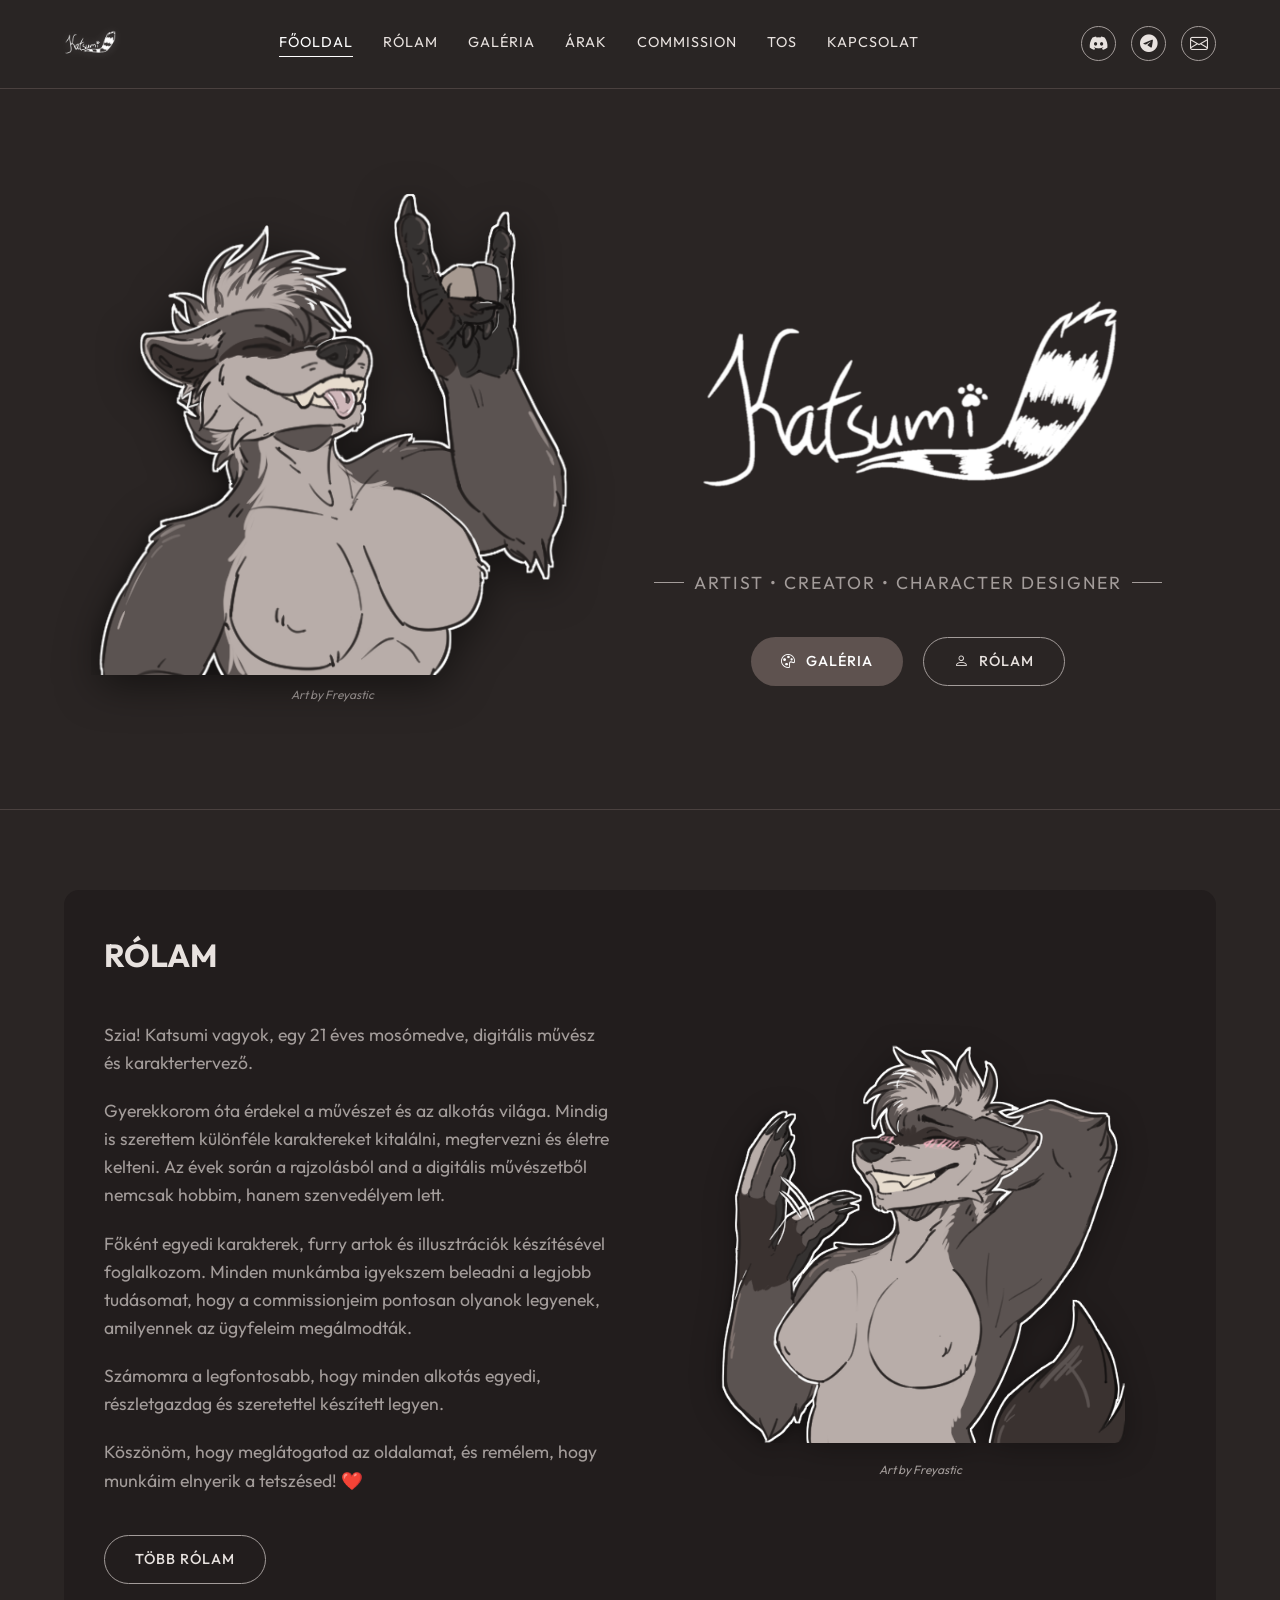
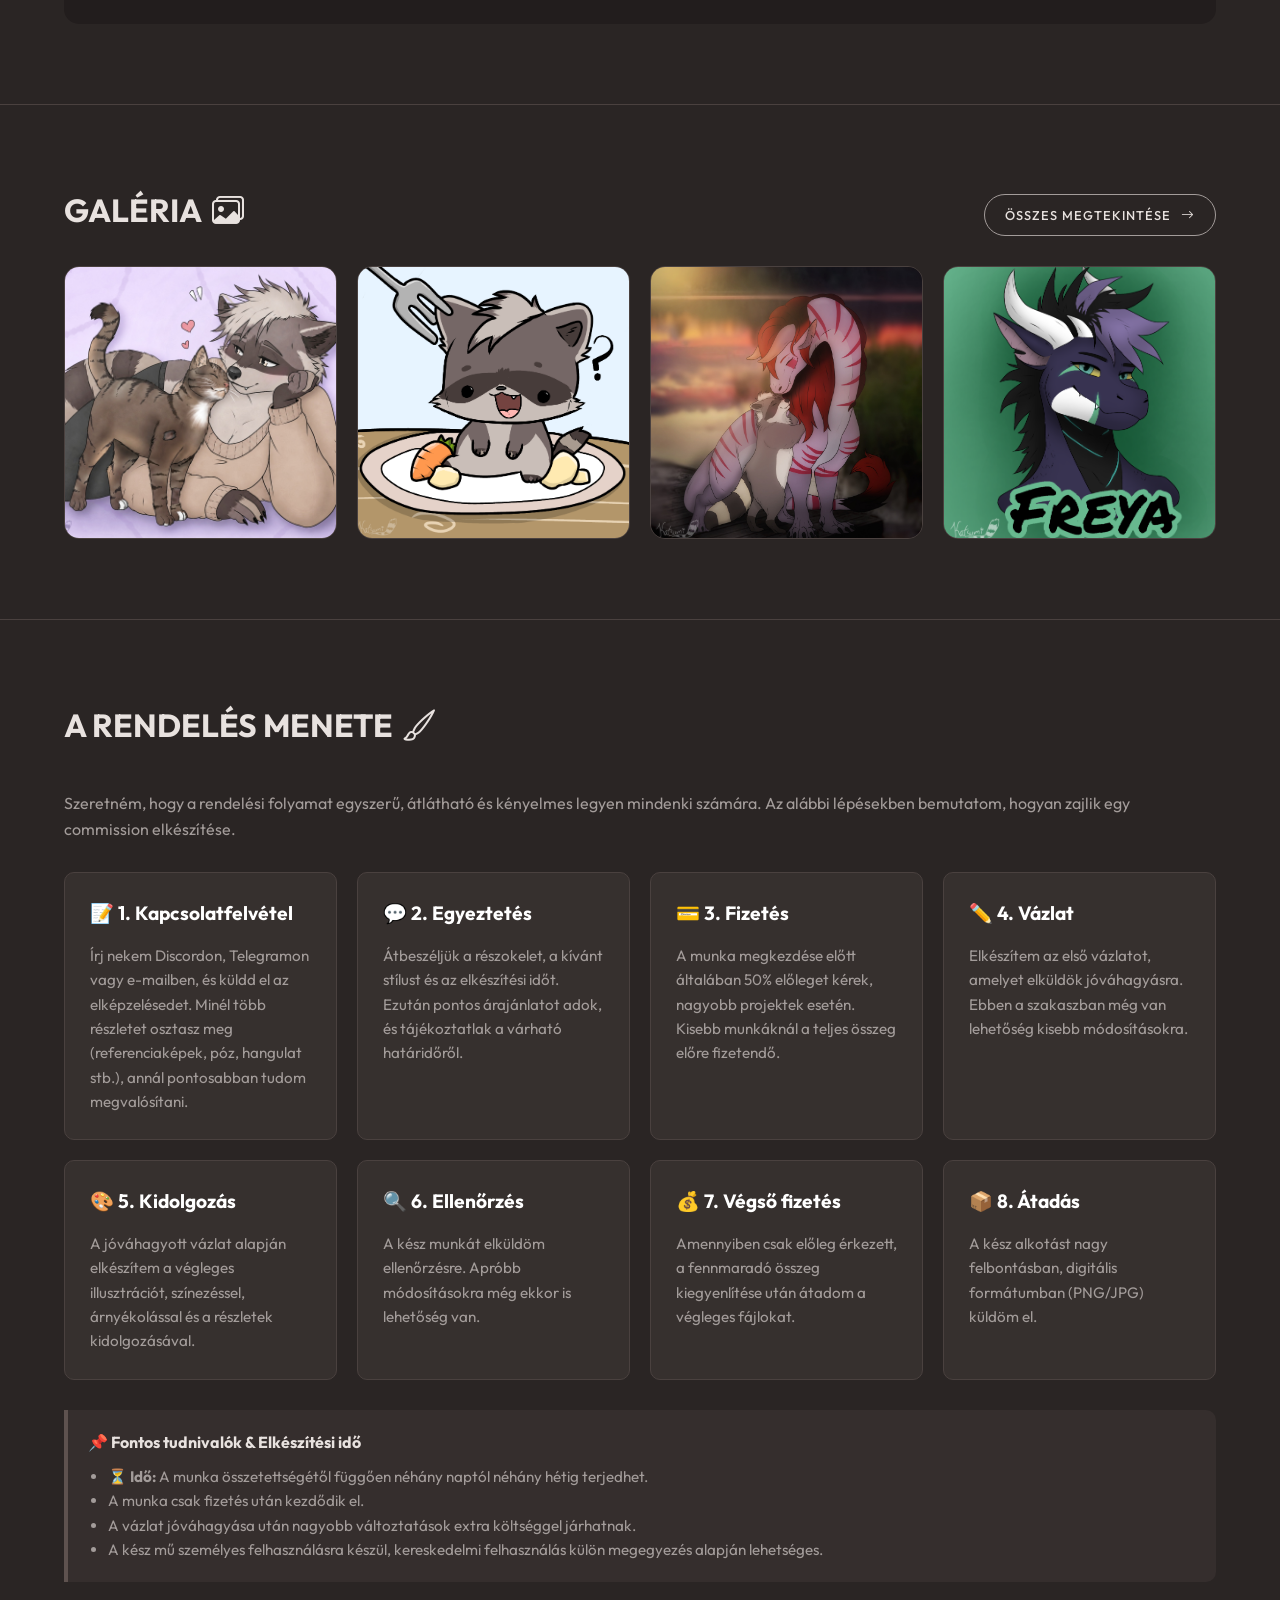
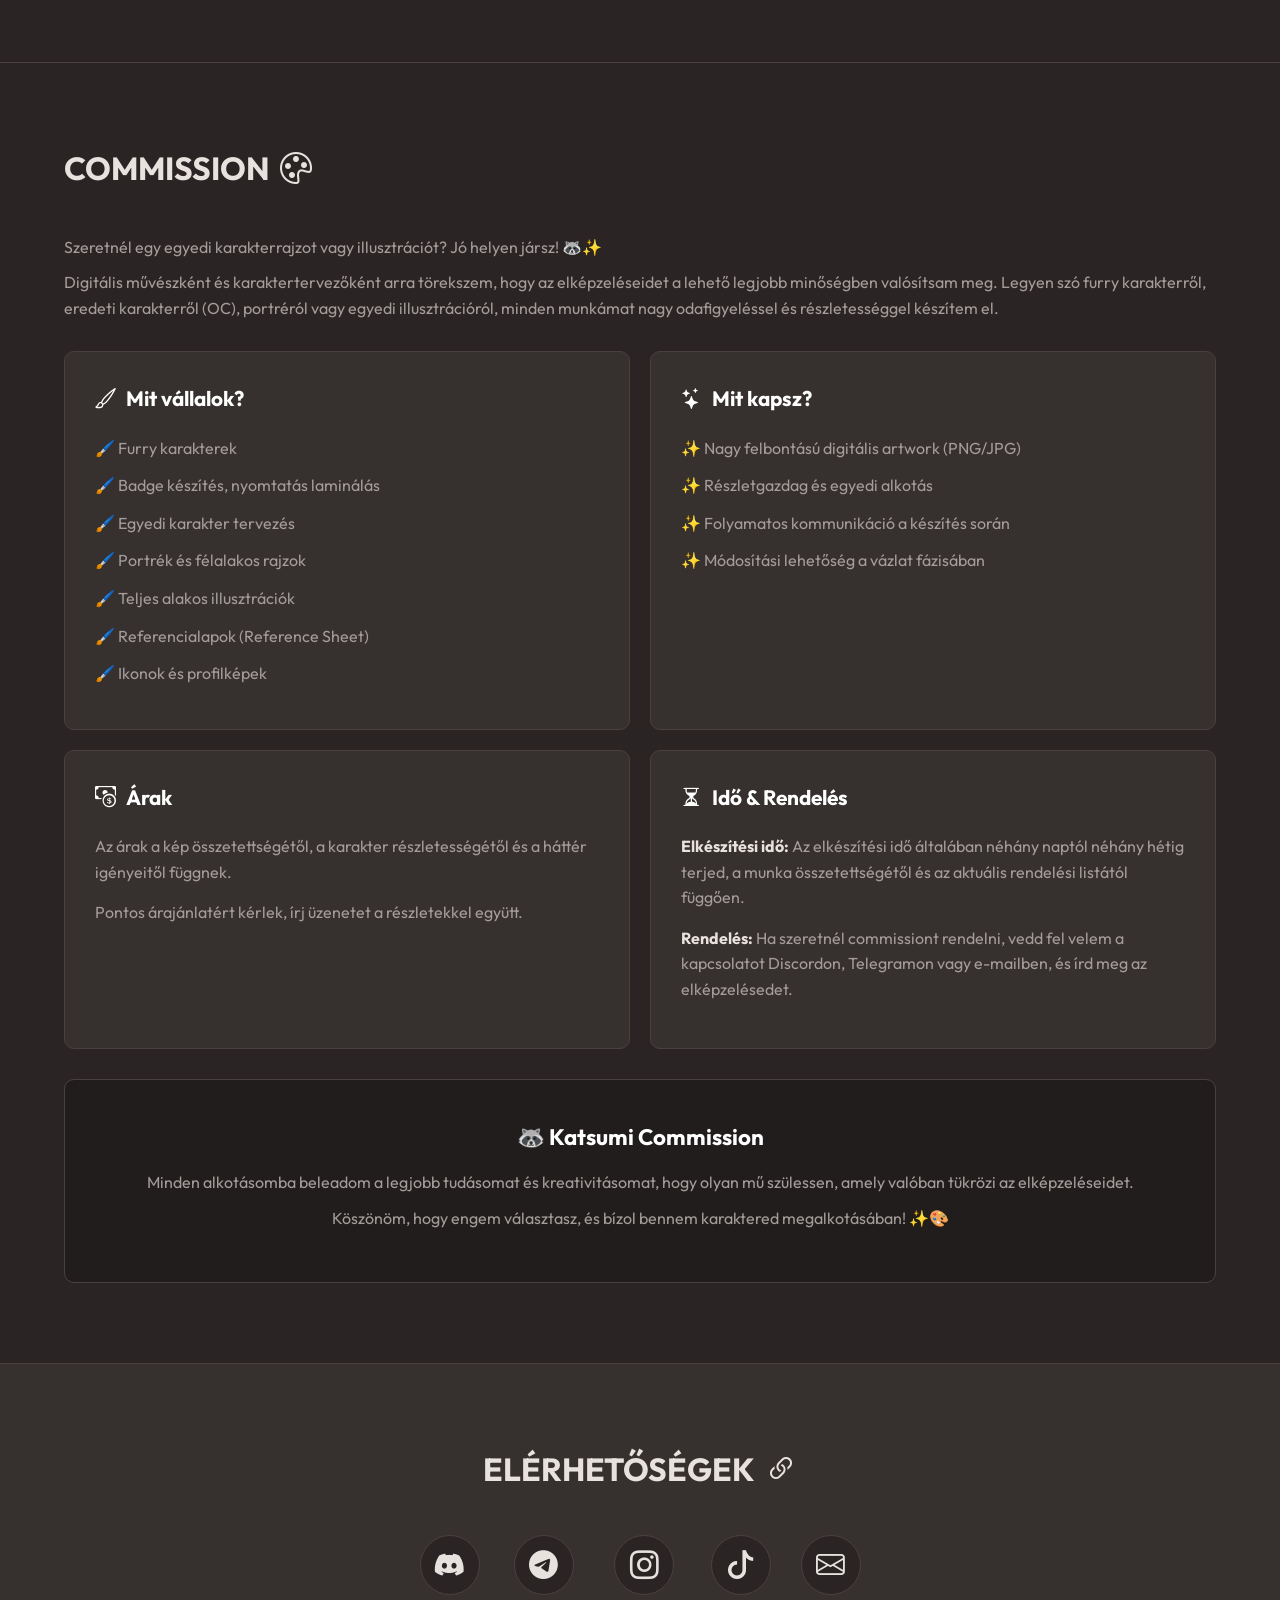
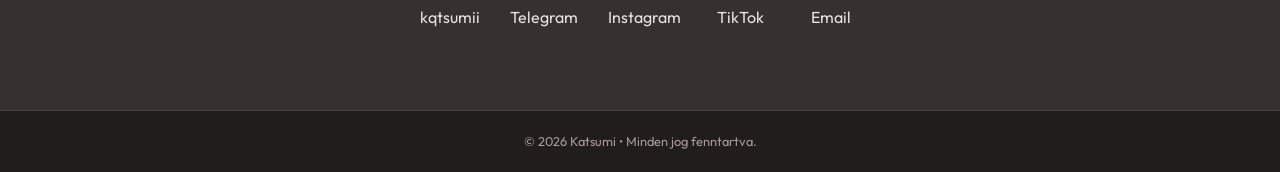
<file: index.html>
<!DOCTYPE html>
<html lang="hu">
<head>
    <meta charset="UTF-8">
    <meta name="viewport" content="width=device-width, initial-scale=1.0">
    <title>Katsumi | Digital Artist</title>
    <link href="https://fonts.googleapis.com/css2?family=Outfit:wght@300;400;500;600;700&display=swap" rel="stylesheet">
    <link rel="stylesheet" href="https://cdn.jsdelivr.net/npm/bootstrap-icons@1.11.1/font/bootstrap-icons.css">
    <link rel="stylesheet" href="style.css">
    <link rel="icon" type="image/x-icon" href="/img/favico.jpg">
</head>
<body>

    <nav>
        <div class="nav-logo">
            <a href="#"><img src="img/Aliras.png" alt="Katsumi Logo"></a>
        </div>
        
        <button class="mobile-menu-btn" id="menu-btn">
            <i class="bi bi-list"></i>
        </button>

        <div class="nav-links" id="nav-links">
            <a href="#home" class="active">Főoldal</a>
            <a href="#about">Rólam</a>
            <a href="galeria.html">Galéria</a>
            <a href="arak.html">Árak</a>
            <a href="#commission">Commission</a>
            <a href="tos.html">TOS</a>
            <a href="#contact">Kapcsolat</a>
        </div>
        
        <div class="nav-socials">
            <a href="https://discord.com/" target="_blank"><i class="bi bi-discord"></i></a>
            <a href="https://t.me/Kqtsumi" target="_blank"><i class="bi bi-telegram"></i></a>
            <a href="mailto:Katsumiracoon@gmail.com"><i class="bi bi-envelope"></i></a>
        </div>
    </nav>

    <div class="hero" id="home">
        <div class="hero-left">
            <img src="img/1.png" alt="Katsumi Character" class="hero-img">
            <p class="credit">Art by Freyastic</p>
        </div>
        <div class="hero-right">
            <img src="img/Aliras.png" alt="Katsumi Signature" class="hero-logo">
            <div class="hero-subtitle">
                ARTIST &bull; CREATOR &bull; CHARACTER DESIGNER
            </div>
            <div class="btn-group">
                <a href="galeria.html" class="btn btn-primary"><i class="bi bi-palette"></i> Galéria</a>
                <a href="#about" class="btn btn-outline"><i class="bi bi-person"></i> Rólam</a>
            </div>
        </div>
    </div>

    <section id="about">
        <div class="about-container">
            <div class="about-text">
                <h2 class="section-title">Rólam <i class="bi bi-paw"></i></h2>
                <p>Szia! Katsumi vagyok, egy 21 éves mosómedve, digitális művész és karaktertervező.</p>
                <p>Gyerekkorom óta érdekel a művészet és az alkotás világa. Mindig is szerettem különféle karaktereket kitalálni, megtervezni és életre kelteni. Az évek során a rajzolásból and a digitális művészetből nemcsak hobbim, hanem szenvedélyem lett.</p>
                <p>Főként egyedi karakterek, furry artok és illusztrációk készítésével foglalkozom. Minden munkámba igyekszem beleadni a legjobb tudásomat, hogy a commissionjeim pontosan olyanok legyenek, amilyennek az ügyfeleim megálmodták.</p>
                <p>Számomra a legfontosabb, hogy minden alkotás egyedi, részletgazdag és szeretettel készített legyen.</p>
                <p>Köszönöm, hogy meglátogatod az oldalamat, és remélem, hogy munkáim elnyerik a tetszésed! ❤️</p>
                <a href="#contact" class="btn btn-outline" style="margin-top: 20px;">Több rólam</a>
            </div>
            <div class="about-img-container">
                <img src="img/2.png" alt="Katsumi Character Design" class="about-img">
                <p class="credit">Art by Freyastic</p>
            </div>
        </div>
    </section>

    <section id="gallery-preview">
        <div class="gallery-preview-header">
            <h2 class="section-title">Galéria <i class="bi bi-images"></i></h2>
            <a href="galeria.html" class="btn btn-outline" style="font-size: 0.8rem; padding: 10px 20px;">
                Összes megtekintése <i class="bi bi-arrow-right"></i>
            </a>
        </div>
        <div class="gallery-grid" id="preview-grid">
        </div>
    </section>

    <section id="commission">
        <h2 class="section-title">A rendelés menete <i class="bi bi-brush"></i></h2>
        <p style="color: var(--text-muted); margin-bottom: 30px;">Szeretném, hogy a rendelési folyamat egyszerű, átlátható és kényelmes legyen mindenki számára. Az alábbi lépésekben bemutatom, hogyan zajlik egy commission elkészítése.</p>
        
        <div class="process-grid">
            <div class="process-card">
                <h3>📝 1. Kapcsolatfelvétel</h3>
                <p>Írj nekem Discordon, Telegramon vagy e-mailben, és küldd el az elképzelésedet. Minél több részletet osztasz meg (referenciaképek, póz, hangulat stb.), annál pontosabban tudom megvalósítani.</p>
            </div>
            <div class="process-card">
                <h3>💬 2. Egyeztetés</h3>
                <p>Átbeszéljük a részokelet, a kívánt stílust és az elkészítési időt. Ezután pontos árajánlatot adok, és tájékoztatlak a várható határidőről.</p>
            </div>
            <div class="process-card">
                <h3>💳 3. Fizetés</h3>
                <p>A munka megkezdése előtt általában 50% előleget kérek, nagyobb projektek esetén. Kisebb munkáknál a teljes összeg előre fizetendő.</p>
            </div>
            <div class="process-card">
                <h3>✏️ 4. Vázlat</h3>
                <p>Elkészítem az első vázlatot, amelyet elküldök jóváhagyásra. Ebben a szakaszban még van lehetőség kisebb módosításokra.</p>
            </div>
            <div class="process-card">
                <h3>🎨 5. Kidolgozás</h3>
                <p>A jóváhagyott vázlat alapján elkészítem a végleges illusztrációt, színezéssel, árnyékolással és a részletek kidolgozásával.</p>
            </div>
            <div class="process-card">
                <h3>🔍 6. Ellenőrzés</h3>
                <p>A kész munkát elküldöm ellenőrzésre. Apróbb módosításokra még ekkor is lehetőség van.</p>
            </div>
            <div class="process-card">
                <h3>💰 7. Végső fizetés</h3>
                <p>Amennyiben csak előleg érkezett, a fennmaradó összeg kiegyenlítése után átadom a végleges fájlokat.</p>
            </div>
            <div class="process-card">
                <h3>📦 8. Átadás</h3>
                <p>A kész alkotást nagy felbontásban, digitális formátumban (PNG/JPG) küldöm el.</p>
            </div>
        </div>

        <div class="important-notes">
            <h4 style="margin-bottom: 10px;">📌 Fontos tudnivalók & Elkészítési idő</h4>
            <ul style="color: var(--text-muted); margin-left: 20px; font-size: 0.95rem;">
                <li>⏳ <strong>Idő:</strong> A munka összetettségétől függően néhány naptól néhány hétig terjedhet.</li>
                <li>A munka csak fizetés után kezdődik el.</li>
                <li>A vázlat jóváhagyása után nagyobb változtatások extra költséggel járhatnak.</li>
                <li>A kész mű személyes felhasználásra készül, kereskedelmi felhasználás külön megegyezés alapján lehetséges.</li>
            </ul>
        </div>
    </section>

    <section id="commission-details">
        <h2 class="section-title">Commission <i class="bi bi-palette"></i></h2>
        <p style="color: var(--text-muted); margin-bottom: 10px;">Szeretnél egy egyedi karakterrajzot vagy illusztrációt? Jó helyen jársz! 🦝✨</p>
        <p style="color: var(--text-muted); margin-bottom: 30px;">Digitális művészként és karaktertervezőként arra törekszem, hogy az elképzeléseidet a lehető legjobb minőségben valósítsam meg. Legyen szó furry karakterről, eredeti karakterről (OC), portréról vagy egyedi illusztrációról, minden munkámat nagy odafigyeléssel és részletességgel készítem el.</p>

        <div class="services-grid">
            <div class="service-card">
                <h3><i class="bi bi-brush"></i> Mit vállalok?</h3>
                <ul>
                    <li>🖌️ Furry karakterek</li>
                    <li>🖌️ Badge készítés, nyomtatás laminálás</li>
                    <li>🖌️ Egyedi karakter tervezés</li>
                    <li>🖌️ Portrék és félalakos rajzok</li>
                    <li>🖌️ Teljes alakos illusztrációk</li>
                    <li>🖌️ Referencialapok (Reference Sheet)</li>
                    <li>🖌️ Ikonok és profilképek</li>
                </ul>
            </div>
            
            <div class="service-card">
                <h3><i class="bi bi-stars"></i> Mit kapsz?</h3>
                <ul>
                    <li>✨ Nagy felbontású digitális artwork (PNG/JPG)</li>
                    <li>✨ Részletgazdag és egyedi alkotás</li>
                    <li>✨ Folyamatos kommunikáció a készítés során</li>
                    <li>✨ Módosítási lehetőség a vázlat fázisában</li>
                </ul>
            </div>
            
            <div class="service-card">
                <h3><i class="bi bi-cash-coin"></i> Árak</h3>
                <p>Az árak a kép összetettségétől, a karakter részletességétől és a háttér igényeitől függnek.</p>
                <p>Pontos árajánlatért kérlek, írj üzenetet a részletekkel együtt.</p>
            </div>
            
            <div class="service-card">
                <h3><i class="bi bi-hourglass-split"></i> Idő & Rendelés</h3>
                <p><strong>Elkészítési idő:</strong> Az elkészítési idő általában néhány naptól néhány hétig terjed, a munka összetettségétől és az aktuális rendelési listától függően.</p>
                <p style="margin-top: 15px;"><strong>Rendelés:</strong> Ha szeretnél commissiont rendelni, vedd fel velem a kapcsolatot Discordon, Telegramon vagy e-mailben, és írd meg az elképzelésedet.</p>
            </div>
        </div>

        <div class="commission-outro">
            <h3>🦝 Katsumi Commission</h3>
            <p>Minden alkotásomba beleadom a legjobb tudásomat és kreativitásomat, hogy olyan mű szülessen, amely valóban tükrözi az elképzeléseidet.</p>
            <p>Köszönöm, hogy engem választasz, és bízol bennem karaktered megalkotásában! ✨🎨</p>
        </div>
    </section>

    <section id="contact" class="contact-section">
        <h2 class="section-title" style="justify-content: center;">Elérhetőségek <i class="bi bi-link-45deg"></i></h2>
        <div class="social-grid">
            <a href="https://discord.com/" target="_blank" class="social-item">
                <div class="icon"><i class="bi bi-discord"></i></div>
                <span>kqtsumii</span>
            </a>
            <a href="https://t.me/Kqtsumi" target="_blank" class="social-item">
                <div class="icon"><i class="bi bi-telegram"></i></div>
                <span>Telegram</span>
            </a>
            <a href="https://www.instagram.com/_kqtsumi_" target="_blank" class="social-item">
                <div class="icon"><i class="bi bi-instagram"></i></div>
                <span>Instagram</span>
            </a>
            <a href="https://www.tiktok.com/@...kqtsumi" target="_blank" class="social-item">
                <div class="icon"><i class="bi bi-tiktok"></i></div>
                <span>TikTok</span>
            </a>
            <a href="mailto:Katsumiracoon@gmail.com" class="social-item">
                <div class="icon"><i class="bi bi-envelope"></i></div>
                <span>Email</span>
            </a>
        </div>
    </section>

    <footer>
        &copy; 2026 Katsumi &bull; Minden jog fenntartva.
    </footer>

    <script>
        const menuBtn = document.getElementById('menu-btn');
        const navLinks = document.getElementById('nav-links');
        const icon = menuBtn.querySelector('i');

        menuBtn.addEventListener('click', () => {
            navLinks.classList.toggle('active');
            if(navLinks.classList.contains('active')) {
                icon.classList.replace('bi-list', 'bi-x-lg');
            } else {
                icon.classList.replace('bi-x-lg', 'bi-list');
            }
        });

        document.querySelectorAll('.nav-links a').forEach(link => {
            link.addEventListener('click', () => {
                if(window.innerWidth <= 900) {
                    navLinks.classList.remove('active');
                    icon.classList.replace('bi-x-lg', 'bi-list');
                }
            });
        });

        fetch('data/gallery.json')
            .then(res => res.json())
            .then(data => {
                const grid = document.getElementById('preview-grid');
                const slots = ['1', '2', '3', '4'];
                slots.forEach(slot => {
                    const foundItem = data.items.find(item => item.featured_order === slot);
                    if (foundItem) {
                        const a = document.createElement('a');
                        a.href = 'galeria.html';
                        a.className = 'gallery-item';
                        a.innerHTML = `<img src="${foundItem.image}" alt="${foundItem.title}"><div class="overlay"><span>${foundItem.title}</span></div>`;
                        grid.appendChild(a);
                    }
                });
            });
    </script>
</body>
</html>
</file>
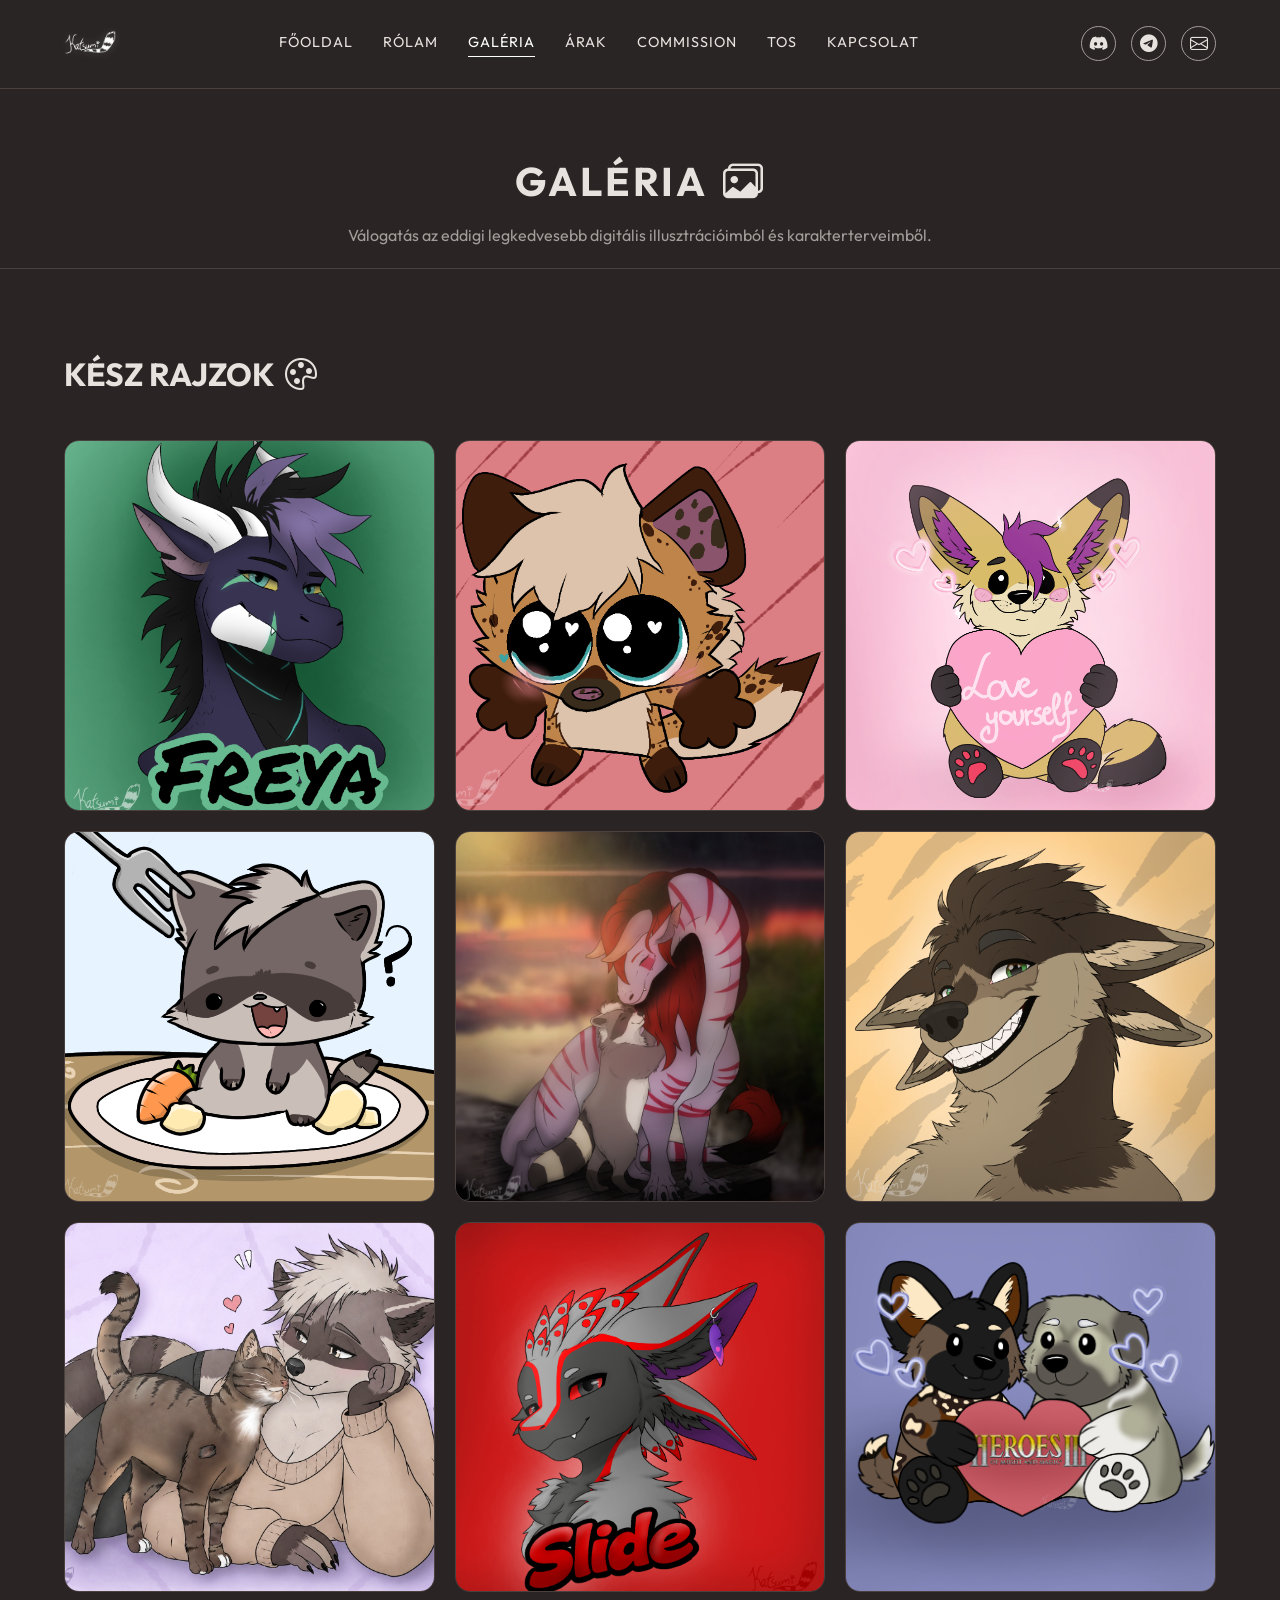
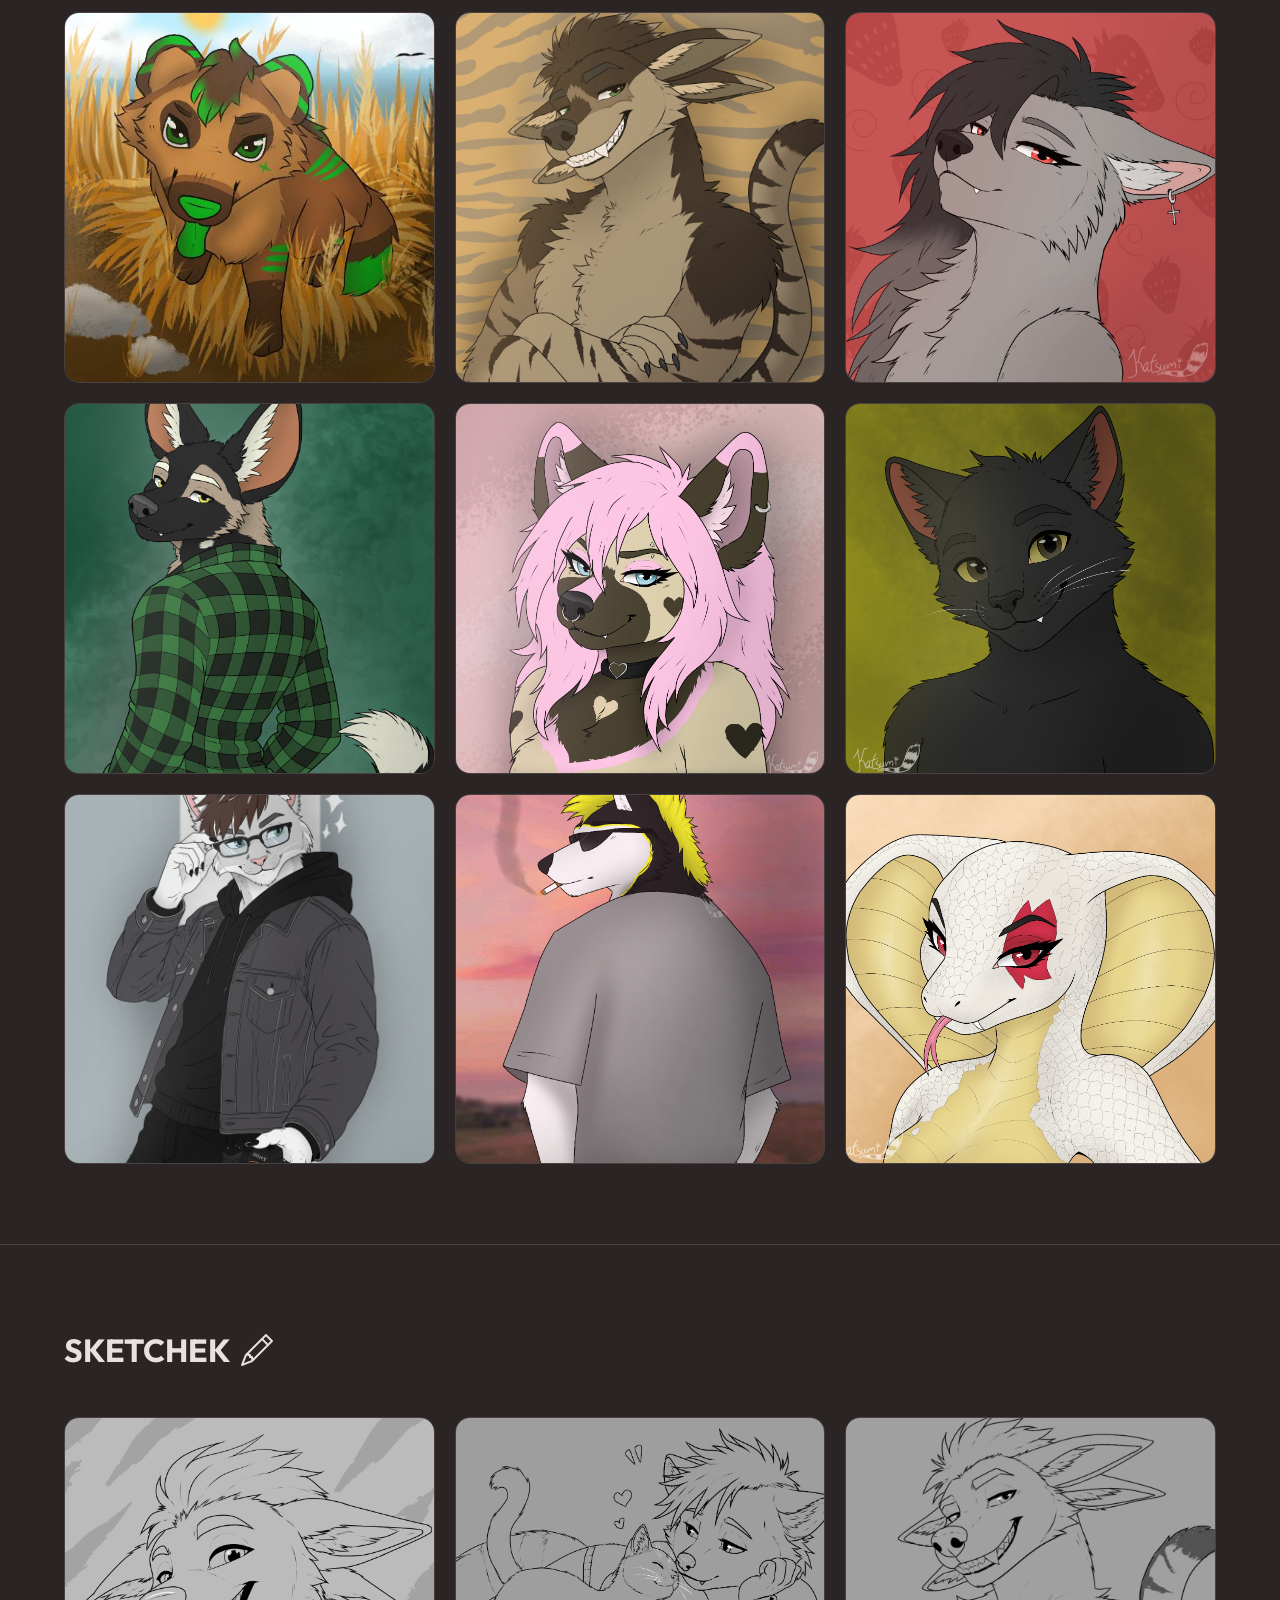
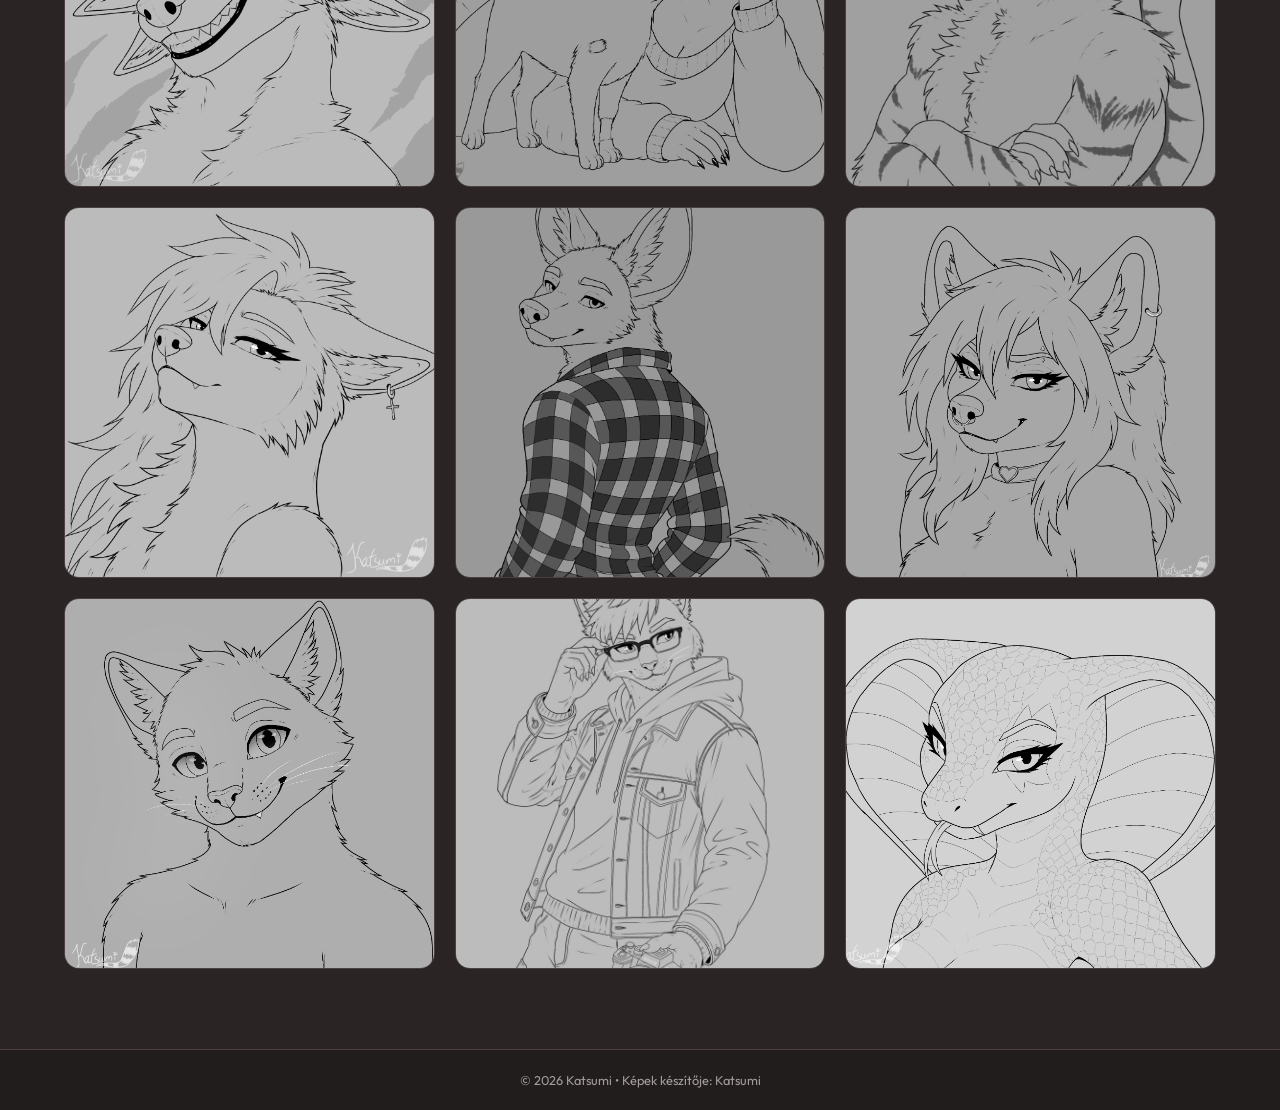
<file: galeria.html>
<!DOCTYPE html>
<html lang="hu">
<head>
    <meta charset="UTF-8">
    <meta name="viewport" content="width=device-width, initial-scale=1.0">
    <title>Katsumi | Galéria</title>
    <link href="https://fonts.googleapis.com/css2?family=Outfit:wght@300;400;500;600;700&display=swap" rel="stylesheet">
    <link rel="stylesheet" href="https://cdn.jsdelivr.net/npm/bootstrap-icons@1.11.1/font/bootstrap-icons.css">
    <link rel="stylesheet" href="style.css">
    <link rel="icon" type="image/x-icon" href="/img/favico.jpg">
</head>
<body>

    <nav>
        <div class="nav-logo">
            <a href="index.html"><img src="img/Aliras.png" alt="Katsumi Logo"></a>
        </div>

        <button class="mobile-menu-btn" id="menu-btn">
            <i class="bi bi-list"></i>
        </button>

        <div class="nav-links" id="nav-links">
            <a href="index.html#home">Főoldal</a>
            <a href="index.html#about">Rólam</a>
            <a href="galeria.html" class="active">Galéria</a>
            <a href="arak.html">Árak</a>
            <a href="index.html#commission">Commission</a>
            <a href="tos.html">TOS</a>
            <a href="index.html#contact">Kapcsolat</a>
        </div>
        
        <div class="nav-socials">
            <a href="https://discord.com/" target="_blank"><i class="bi bi-discord"></i></a>
            <a href="https://t.me/Kqtsumi" target="_blank"><i class="bi bi-telegram"></i></a>
            <a href="mailto:Katsumiracoon@gmail.com"><i class="bi bi-envelope"></i></a>
        </div>
    </nav>

    <div class="gallery-header" id="gallery">
        <h1>Galéria <i class="bi bi-images"></i></h1>
        <p>Válogatás az eddigi legkedvesebb digitális illusztrációimból és karakterterveimből.</p>
    </div>

    <section id="finished-works">
        <h2 class="section-title">Kész rajzok <i class="bi bi-palette"></i></h2>
        <div class="gallery-grid" id="finished-grid" style="grid-template-columns: repeat(auto-fill, minmax(300px, 1fr)); padding: 0;">
        </div>
    </section>

    <section id="sketches">
        <h2 class="section-title">Sketchek <i class="bi bi-pencil"></i></h2>
        <div class="gallery-grid" id="sketches-grid" style="grid-template-columns: repeat(auto-fill, minmax(300px, 1fr)); padding: 0;">
        </div>
    </section>

    <footer>
        <p>&copy; 2026 Katsumi &bull; Képek készítője: Katsumi</p>
    </footer>

    <script>
        const menuBtn = document.getElementById('menu-btn');
        const navLinks = document.getElementById('nav-links');
        const icon = menuBtn.querySelector('i');

        menuBtn.addEventListener('click', () => {
            navLinks.classList.toggle('active');
            if(navLinks.classList.contains('active')) {
                icon.classList.replace('bi-list', 'bi-x-lg');
            } else {
                icon.classList.replace('bi-x-lg', 'bi-list');
            }
        });

        document.querySelectorAll('.nav-links a').forEach(link => {
            link.addEventListener('click', () => {
                if(window.innerWidth <= 900) {
                    navLinks.classList.remove('active');
                    icon.classList.replace('bi-x-lg', 'bi-list');
                }
            });
        });

        fetch('data/gallery.json')
            .then(res => res.json())
            .then(data => {
                const fGrid = document.getElementById('finished-grid');
                const sGrid = document.getElementById('sketches-grid');
                data.items.forEach(item => {
                    const div = document.createElement('div');
                    div.className = 'gallery-item';
                    div.innerHTML = `<img src="${item.image}" alt="${item.title}"><div class="overlay"><span>${item.title}</span><br><i>${item.type}</i></div>`;
                    if(item.category === 'finished') fGrid.appendChild(div);
                    if(item.category === 'sketch') sGrid.appendChild(div);
                });
            });
    </script>
</body>
</html>
</file>
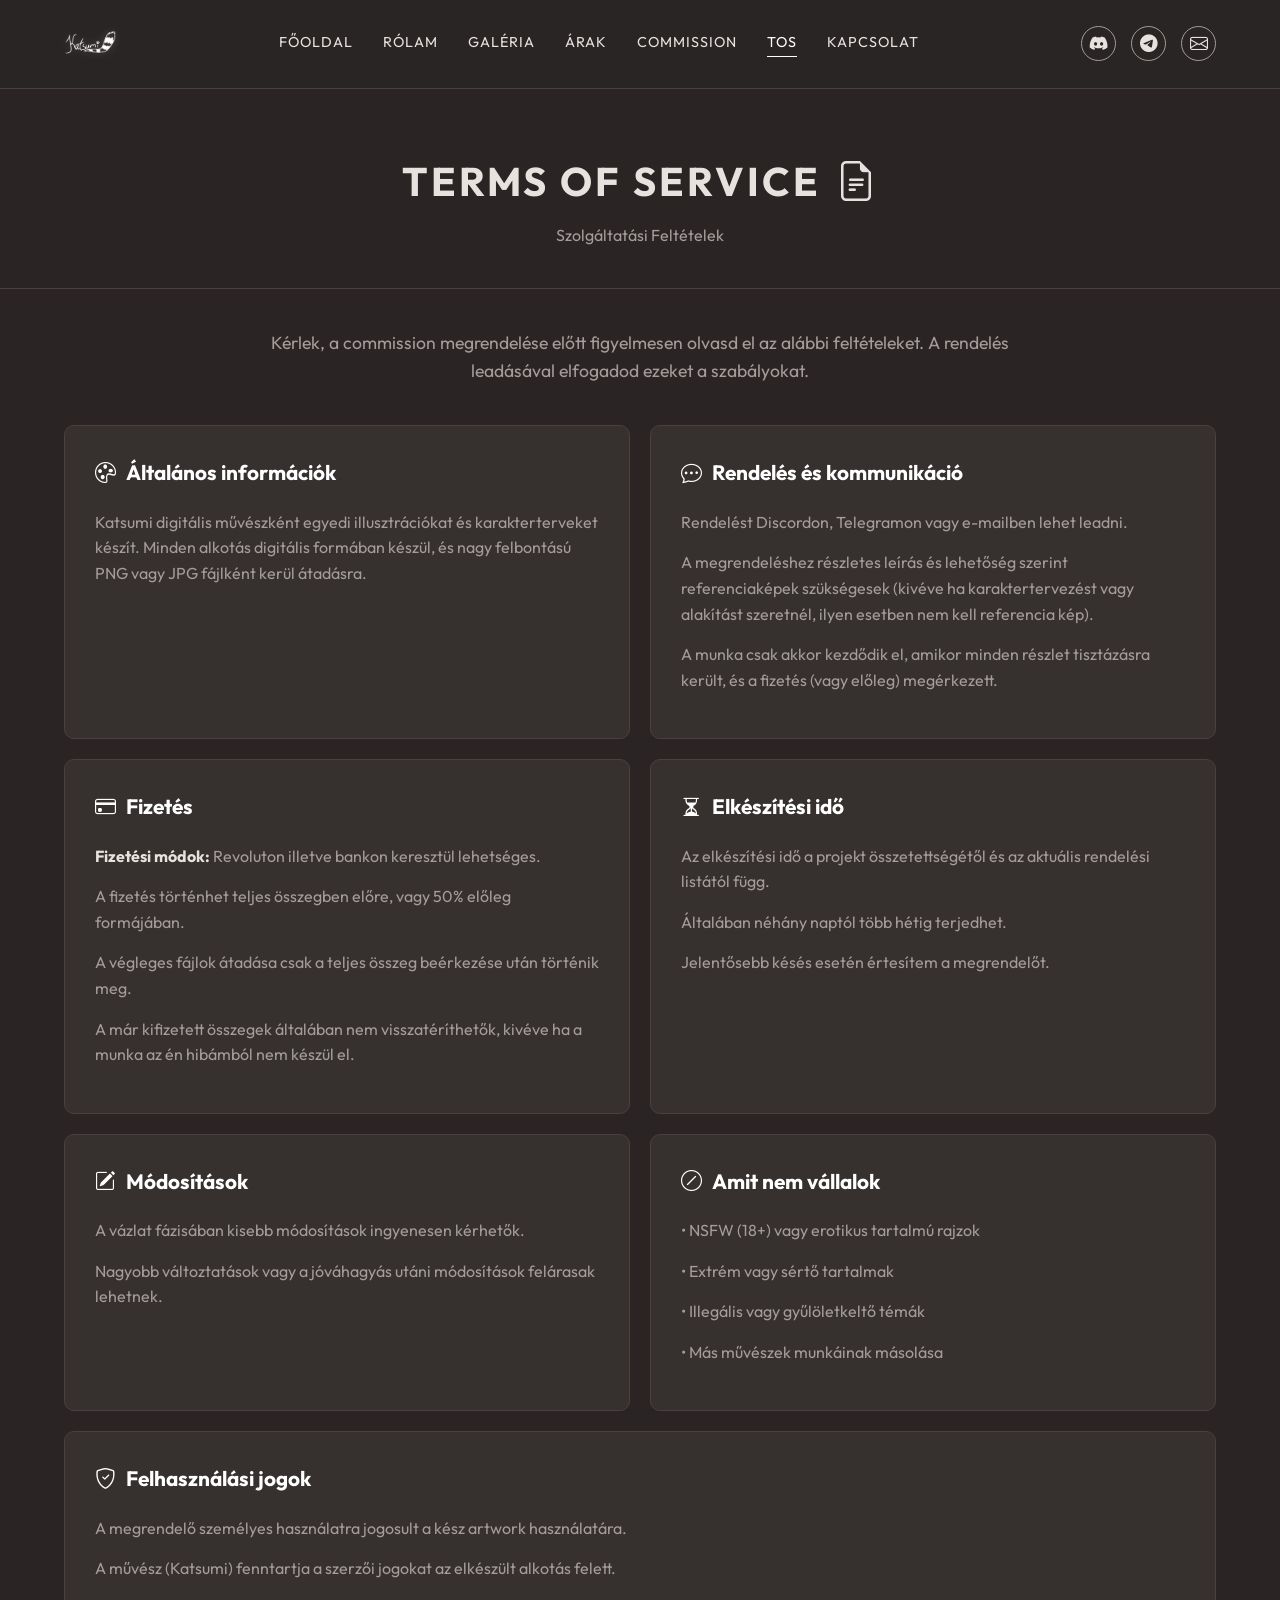
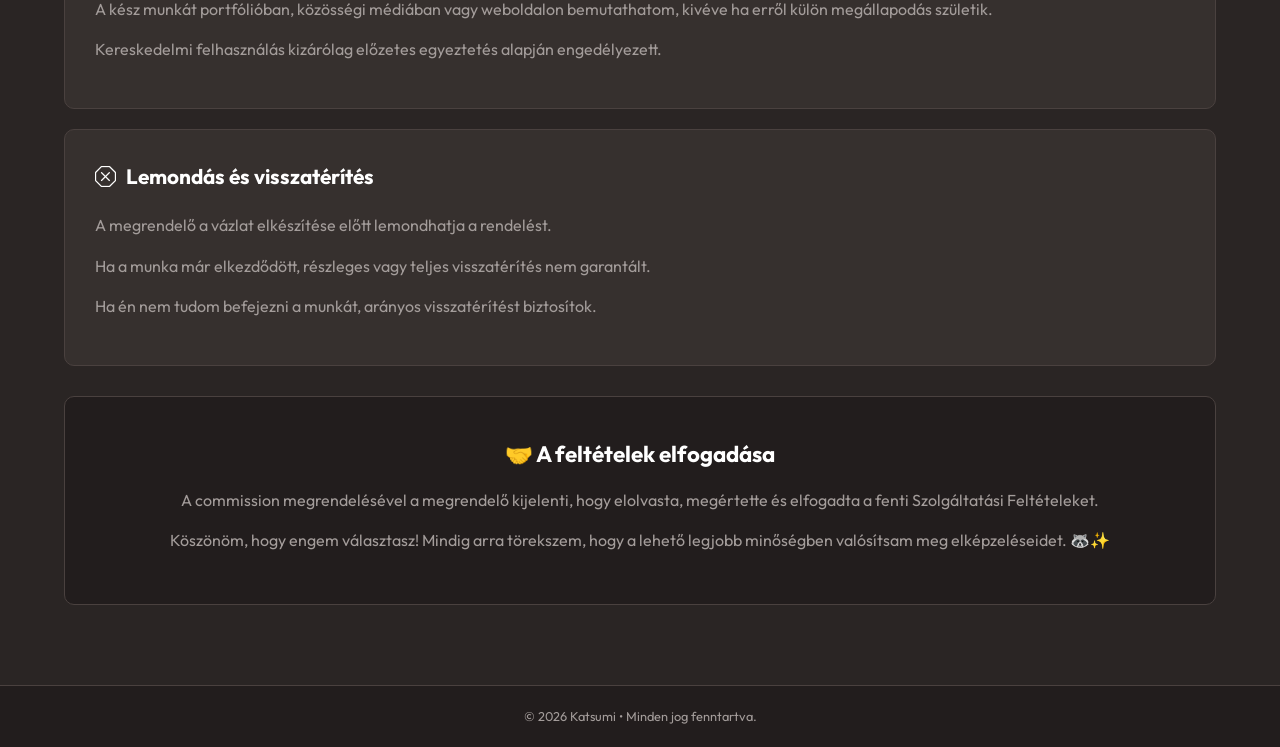
<file: tos.html>
<!DOCTYPE html>
<html lang="hu">
<head>
    <meta charset="UTF-8">
    <meta name="viewport" content="width=device-width, initial-scale=1.0">
    <title>Katsumi | Terms of Service</title>
    <link href="https://fonts.googleapis.com/css2?family=Outfit:wght@300;400;500;600;700&display=swap" rel="stylesheet">
    <link rel="stylesheet" href="https://cdn.jsdelivr.net/npm/bootstrap-icons@1.11.1/font/bootstrap-icons.css">
    <link rel="stylesheet" href="style.css">
</head>
<body>

    <nav>
        <div class="nav-logo">
            <a href="index.html"><img src="img/Aliras.png" alt="Katsumi Logo"></a>
        </div>
        
        <button class="mobile-menu-btn" id="menu-btn">
            <i class="bi bi-list"></i>
        </button>

        <div class="nav-links" id="nav-links">
            <a href="index.html#home">Főoldal</a>
            <a href="index.html#about">Rólam</a>
            <a href="galeria.html">Galéria</a>
            <a href="arak.html">Árak</a>
            <a href="index.html#commission">Commission</a>
            <a href="tos.html" class="active">TOS</a>
            <a href="index.html#contact">Kapcsolat</a>
        </div>
        
        <div class="nav-socials">
            <a href="https://discord.com/" target="_blank"><i class="bi bi-discord"></i></a>
            <a href="https://t.me/Kqtsumi" target="_blank"><i class="bi bi-telegram"></i></a>
            <a href="mailto:Katsumiracoon@gmail.com"><i class="bi bi-envelope"></i></a>
        </div>
    </nav>

    <div class="gallery-header" style="padding-bottom: 40px;">
        <h1>Terms of Service <i class="bi bi-file-earmark-text"></i></h1>
        <p>Szolgáltatási Feltételek</p>
    </div>

    <section id="tos-content" style="padding-top: 40px;">
        <div style="max-width: 800px; margin: 0 auto 40px auto; text-align: center;">
            <p style="color: var(--text-muted); font-size: 1.1rem;">Kérlek, a commission megrendelése előtt figyelmesen olvasd el az alábbi feltételeket. A rendelés leadásával elfogadod ezeket a szabályokat.</p>
        </div>

        <div class="services-grid">
            <div class="service-card">
                <h3><i class="bi bi-palette"></i> Általános információk</h3>
                <p>Katsumi digitális művészként egyedi illusztrációkat és karakterterveket készít. Minden alkotás digitális formában készül, és nagy felbontású PNG vagy JPG fájlként kerül átadásra.</p>
            </div>
            
            <div class="service-card">
                <h3><i class="bi bi-chat-dots"></i> Rendelés és kommunikáció</h3>
                <p>Rendelést Discordon, Telegramon vagy e-mailben lehet leadni.</p>
                <p>A megrendeléshez részletes leírás és lehetőség szerint referenciaképek szükségesek (kivéve ha karaktertervezést vagy alakítást szeretnél, ilyen esetben nem kell referencia kép).</p>
                <p>A munka csak akkor kezdődik el, amikor minden részlet tisztázásra került, és a fizetés (vagy előleg) megérkezett.</p>
            </div>
            
            <div class="service-card">
                <h3><i class="bi bi-credit-card"></i> Fizetés</h3>
                <p><strong>Fizetési módok:</strong> Revoluton illetve bankon keresztül lehetséges.</p>
                <p>A fizetés történhet teljes összegben előre, vagy 50% előleg formájában.</p>
                <p>A végleges fájlok átadása csak a teljes összeg beérkezése után történik meg.</p>
                <p>A már kifizetett összegek általában nem visszatéríthetők, kivéve ha a munka az én hibámból nem készül el.</p>
            </div>
            
            <div class="service-card">
                <h3><i class="bi bi-hourglass-split"></i> Elkészítési idő</h3>
                <p>Az elkészítési idő a projekt összetettségétől és az aktuális rendelési listától függ.</p>
                <p>Általában néhány naptól több hétig terjedhet.</p>
                <p>Jelentősebb késés esetén értesítem a megrendelőt.</p>
            </div>
            
            <div class="service-card">
                <h3><i class="bi bi-pencil-square"></i> Módosítások</h3>
                <p>A vázlat fázisában kisebb módosítások ingyenesen kérhetők.</p>
                <p>Nagyobb változtatások vagy a jóváhagyás utáni módosítások felárasak lehetnek.</p>
            </div>
            
            <div class="service-card">
                <h3><i class="bi bi-slash-circle"></i> Amit nem vállalok</h3>
                <p>&bull; NSFW (18+) vagy erotikus tartalmú rajzok</p>
                <p>&bull; Extrém vagy sértő tartalmak</p>
                <p>&bull; Illegális vagy gyűlöletkeltő témák</p>
                <p>&bull; Más művészek munkáinak másolása</p>
            </div>
            
            <div class="service-card span-2">
                <h3><i class="bi bi-shield-check"></i> Felhasználási jogok</h3>
                <p>A megrendelő személyes használatra jogosult a kész artwork használatára.</p>
                <p>A művész (Katsumi) fenntartja a szerzői jogokat az elkészült alkotás felett.</p>
                <p>A kész munkát portfólióban, közösségi médiában vagy weboldalon bemutathatom, kivéve ha erről külön megállapodás születik.</p>
                <p>Kereskedelmi felhasználás kizárólag előzetes egyeztetés alapján engedélyezett.</p>
            </div>

            <div class="service-card span-2">
                <h3><i class="bi bi-x-octagon"></i> Lemondás és visszatérítés</h3>
                <p>A megrendelő a vázlat elkészítése előtt lemondhatja a rendelést.</p>
                <p>Ha a munka már elkezdődött, részleges vagy teljes visszatérítés nem garantált.</p>
                <p>Ha én nem tudom befejezni a munkát, arányos visszatérítést biztosítok.</p>
            </div>
        </div>

        <div class="commission-outro">
            <h3>🤝 A feltételek elfogadása</h3>
            <p>A commission megrendelésével a megrendelő kijelenti, hogy elolvasta, megértette és elfogadta a fenti Szolgáltatási Feltételeket.</p>
            <p style="margin-top: 15px;">Köszönöm, hogy engem választasz! Mindig arra törekszem, hogy a lehető legjobb minőségben valósítsam meg elképzeléseidet. 🦝✨</p>
        </div>
    </section>

    <footer>
        &copy; 2026 Katsumi &bull; Minden jog fenntartva.
    </footer>

    <script>
        const menuBtn = document.getElementById('menu-btn');
        const navLinks = document.getElementById('nav-links');
        const icon = menuBtn.querySelector('i');

        menuBtn.addEventListener('click', () => {
            navLinks.classList.toggle('active');
            
            if(navLinks.classList.contains('active')) {
                icon.classList.replace('bi-list', 'bi-x-lg');
            } else {
                icon.classList.replace('bi-x-lg', 'bi-list');
            }
        });

        document.querySelectorAll('.nav-links a').forEach(link => {
            link.addEventListener('click', () => {
                if(window.innerWidth <= 900) {
                    navLinks.classList.remove('active');
                    icon.classList.replace('bi-x-lg', 'bi-list');
                }
            });
        });
    </script>
</body>
</html>
</file>
<file: style.css>
header, section, footer, aside, nav, article, main {
    display: block;
}

:root {
    --bg-dark: #2a2524;
    --bg-card: #36302e;
    --bg-darker: #221d1d;
    --text-main: #e8e2df;
    --text-muted: #a39c9a;
    --accent: #5e524f;
    --accent-hover: #756763;
    --border-color: #4a413f;
}

* {
    margin: 0;
    padding: 0;
    box-sizing: border-box;
    font-family: 'Outfit', sans-serif;
}

html {
    scroll-behavior: smooth;
    scroll-padding-top: 90px;
    overflow-x: hidden;
}

body {
    background-color: var(--bg-dark);
    color: var(--text-main);
    line-height: 1.6;
    overflow-x: hidden;
}

img {
    max-width: 100%;
    height: auto;
}

a {
    text-decoration: none;
    color: inherit;
    transition: 0.3s;
}

nav {
    display: flex;
    justify-content: space-between;
    align-items: center;
    padding: 20px 5%;
    background-color: rgba(42, 37, 36, 0.95);
    position: sticky;
    top: 0;
    z-index: 1000;
    border-bottom: 1px solid var(--border-color);
}

.nav-logo img {
    height: 40px;
    filter: drop-shadow(0 0 5px rgba(255,255,255,0.2));
}

.nav-links {
    display: flex;
    gap: 30px;
    font-size: 0.9rem;
    letter-spacing: 1px;
    text-transform: uppercase;
    align-items: center;
}

.nav-links a {
    border-bottom: 1px solid transparent;
    padding-bottom: 2px;
}

.nav-links a:hover, .nav-links a.active {
    color: #fff;
    border-bottom: 1px solid #fff;
}

.nav-socials {
    display: flex;
    gap: 15px;
}

.nav-socials a {
    display: flex;
    align-items: center;
    justify-content: center;
    width: 35px;
    height: 35px;
    border: 1px solid var(--text-muted);
    border-radius: 50%;
    font-size: 1.1rem;
}

.nav-socials a:hover {
    background-color: var(--text-main);
    color: var(--bg-dark);
}

.mobile-menu-btn {
    display: none;
    background: transparent;
    border: none;
    color: var(--text-main);
    font-size: 2rem;
    cursor: pointer;
}

.hero {
    display: flex;
    align-items: center;
    justify-content: space-between;
    padding: 0 5%;
    min-height: 80vh;
    position: relative;
}

.hero-left, .hero-right {
    flex: 1;
}

.hero-left {
    display: flex;
    flex-direction: column;
    align-items: center;
}

.hero-img {
    max-width: 90%;
    height: auto;
    filter: drop-shadow(0px 10px 20px rgba(0,0,0,0.5));
}

.credit {
    font-size: 0.75rem;
    color: var(--text-muted);
    margin-top: 10px;
    text-align: center;
    font-style: italic;
}

.hero-right {
    text-align: center;
    padding: 40px;
}

.hero-logo {
    max-width: 80%;
    margin-bottom: 20px;
}

.hero-subtitle {
    font-size: 1.1rem;
    color: var(--text-muted);
    letter-spacing: 2px;
    margin-bottom: 40px;
    display: flex;
    align-items: center;
    justify-content: center;
    gap: 10px;
}

.hero-subtitle::before, .hero-subtitle::after {
    content: "";
    height: 1px;
    width: 30px;
    background-color: var(--text-muted);
}

.btn-group {
    display: flex;
    gap: 20px;
    justify-content: center;
}

.btn {
    padding: 12px 30px;
    border-radius: 30px;
    font-weight: 500;
    letter-spacing: 1px;
    cursor: pointer;
    transition: 0.3s;
    display: inline-flex;
    align-items: center;
    gap: 10px;
    text-transform: uppercase;
    font-size: 0.9rem;
}

.btn-primary {
    background-color: var(--accent);
    color: #fff;
    border: none;
}

.btn-primary:hover {
    background-color: var(--accent-hover);
}

.btn-outline {
    background-color: transparent;
    color: var(--text-main);
    border: 1px solid var(--text-muted);
}

.btn-outline:hover {
    border-color: #fff;
    color: #fff;
}

section {
    padding: 80px 5%;
    border-top: 1px solid var(--border-color);
}

.section-title {
    font-size: 2rem;
    margin-bottom: 40px;
    display: flex;
    align-items: center;
    gap: 10px;
    text-transform: uppercase;
}

.about-container {
    display: flex;
    gap: 50px;
    align-items: center;
    background-color: var(--bg-darker);
    padding: 40px;
    border-radius: 15px;
}

.about-text {
    flex: 1;
    font-size: 1.1rem;
}

.about-text p {
    margin-bottom: 20px;
    color: var(--text-muted);
}

.about-img-container {
    flex: 1;
    text-align: center;
}

.about-img {
    max-width: 80%;
    border-radius: 10px;
    filter: drop-shadow(0 5px 15px rgba(0,0,0,0.3));
}

.gallery-header {
    padding: 60px 5% 20px;
    text-align: center;
}

.gallery-header h1 {
    font-size: 2.5rem;
    text-transform: uppercase;
    letter-spacing: 3px;
    margin-bottom: 10px;
    display: flex;
    align-items: center;
    justify-content: center;
    gap: 15px;
    flex-wrap: wrap;
    text-align: center;
}

.gallery-header p {
    color: var(--text-muted);
    max-width: 600px;
    margin: 0 auto;
}

.gallery-preview-header {
    display: flex;
    justify-content: space-between;
    align-items: flex-end;
    margin-bottom: 30px;
    flex-wrap: wrap;
    gap: 20px;
}

.gallery-preview-header .section-title {
    margin-bottom: 0;
}

.gallery-grid {
    display: grid;
    grid-template-columns: repeat(4, 1fr);
    gap: 20px;
    padding: 20px 0 60px 0; 
}

#gallery-preview .gallery-grid {
    padding: 0;
}

.gallery-item {
    position: relative;
    background-color: var(--bg-card);
    border-radius: 15px;
    overflow: hidden;
    border: 1px solid var(--border-color);
    aspect-ratio: 1 / 1;
    cursor: pointer;
    transition: transform 0.4s ease;
}

.gallery-item img {
    width: 100%;
    height: 100%;
    object-fit: cover;
    transition: 0.5s ease;
}

.gallery-item .overlay {
    position: absolute;
    top: 0;
    left: 0;
    width: 100%;
    height: 100%;
    background: linear-gradient(to top, rgba(0,0,0,0.8) 0%, transparent 40%);
    display: flex;
    flex-direction: column;
    justify-content: flex-end;
    padding: 15px;
    opacity: 0;
    transition: 0.3s ease;
}

.gallery-item .overlay span {
    font-size: 0.8rem;
    color: #fff;
    text-transform: uppercase;
    letter-spacing: 1px;
    font-weight: 500;
}

.gallery-item .overlay i {
    color: var(--text-muted);
    font-size: 0.7rem;
    font-style: normal;
}

.gallery-item:hover {
    transform: translateY(-5px);
    border-color: var(--text-muted);
}

.gallery-item:hover img {
    transform: scale(1.1);
}

.gallery-item:hover .overlay {
    opacity: 1;
}

.process-grid {
    display: grid;
    grid-template-columns: repeat(4, 1fr) !important;
    gap: 20px;
    margin-top: 30px;
}

.process-card {
    background-color: var(--bg-card);
    padding: 25px;
    border-radius: 10px;
    border: 1px solid var(--border-color);
}

.process-card h3 {
    font-size: 1.2rem;
    margin-bottom: 15px;
    color: #fff;
    display: flex;
    align-items: center;
    gap: 10px;
}

.process-card p {
    color: var(--text-muted);
    font-size: 0.95rem;
}

.important-notes {
    background-color: rgba(94, 82, 79, 0.2);
    padding: 20px;
    border-left: 4px solid var(--accent);
    margin-top: 30px;
    border-radius: 0 10px 10px 0;
}

.services-grid {
    display: grid;
    grid-template-columns: repeat(2, 1fr);
    gap: 20px;
    margin-top: 30px;
}

.span-2 {
    grid-column: span 2;
}

.service-card {
    background-color: var(--bg-card);
    padding: 30px;
    border-radius: 10px;
    border: 1px solid var(--border-color);
}

.service-card h3 {
    color: #fff;
    margin-bottom: 20px;
    display: flex;
    align-items: center;
    gap: 10px;
    font-size: 1.3rem;
}

.service-card p {
    color: var(--text-muted);
    margin-bottom: 15px;
}

.service-card strong {
    color: var(--text-main);
}

.service-card ul {
    list-style-type: none;
}

.service-card ul li {
    color: var(--text-muted);
    margin-bottom: 12px;
    display: flex;
    align-items: center;
    gap: 10px;
}

.commission-outro {
    text-align: center;
    background-color: var(--bg-darker);
    padding: 40px;
    border-radius: 10px;
    border: 1px solid var(--border-color);
    margin-top: 30px;
}

.commission-outro h3 {
    color: #fff;
    margin-bottom: 15px;
    font-size: 1.4rem;
}

.commission-outro p {
    color: var(--text-muted);
    margin-bottom: 10px;
}

.contact-section {
    background-color: var(--bg-card);
    text-align: center;
}

.social-grid {
    display: flex;
    justify-content: center;
    gap: 30px;
    flex-wrap: wrap;
    margin-top: 30px;
}

.social-item {
    display: flex;
    flex-direction: column;
    align-items: center;
    gap: 10px;
}

.social-item .icon {
    width: 60px;
    height: 60px;
    background-color: var(--bg-dark);
    border-radius: 50%;
    display: flex;
    align-items: center;
    justify-content: center;
    font-size: 1.8rem;
    border: 1px solid var(--border-color);
    transition: 0.3s;
}

.social-item:hover .icon {
    background-color: var(--accent);
    color: #fff;
    border-color: var(--accent);
}

footer {
    text-align: center;
    padding: 20px;
    background-color: var(--bg-darker);
    font-size: 0.8rem;
    color: var(--text-muted);
    border-top: 1px solid var(--border-color);
}

@media (max-width: 1200px) {
    .process-grid {
        grid-template-columns: repeat(2, 1fr) !important;
    }
}

@media (max-width: 900px) {
    nav {
        position: relative;
    }
    
    .mobile-menu-btn {
        display: block;
    }
    
    .nav-socials {
        display: none;
    }
    
    .nav-links {
        position: absolute;
        top: 100%;
        left: 0;
        width: 100%;
        background-color: rgba(42, 37, 36, 0.98);
        flex-direction: column;
        gap: 15px;
        padding: 20px 0;
        text-align: center;
        border-bottom: 1px solid var(--border-color);
        opacity: 0;
        visibility: hidden;
        transform: translateY(-20px);
        transition: opacity 0.3s ease, transform 0.3s ease, visibility 0.3s;
    }
    
    .nav-links.active {
        opacity: 1;
        visibility: visible;
        transform: translateY(0);
    }

    .hero, .about-container {
        flex-direction: column;
        text-align: center;
    }
    
    .hero-right {
        padding: 20px 0;
    }
    
    .btn-group {
        flex-direction: column;
    }
    
    .gallery-grid {
        grid-template-columns: repeat(2, 1fr) !important;
    }
    
    .services-grid {
        grid-template-columns: 1fr;
    }
    
    .span-2 {
        grid-column: 1 / -1;
    }
}

@media (max-width: 600px) {
    .gallery-grid, .process-grid {
        grid-template-columns: 1fr !important;
    }
    
    .gallery-header h1 { 
        font-size: 1.6rem; 
    }
}
</file>
